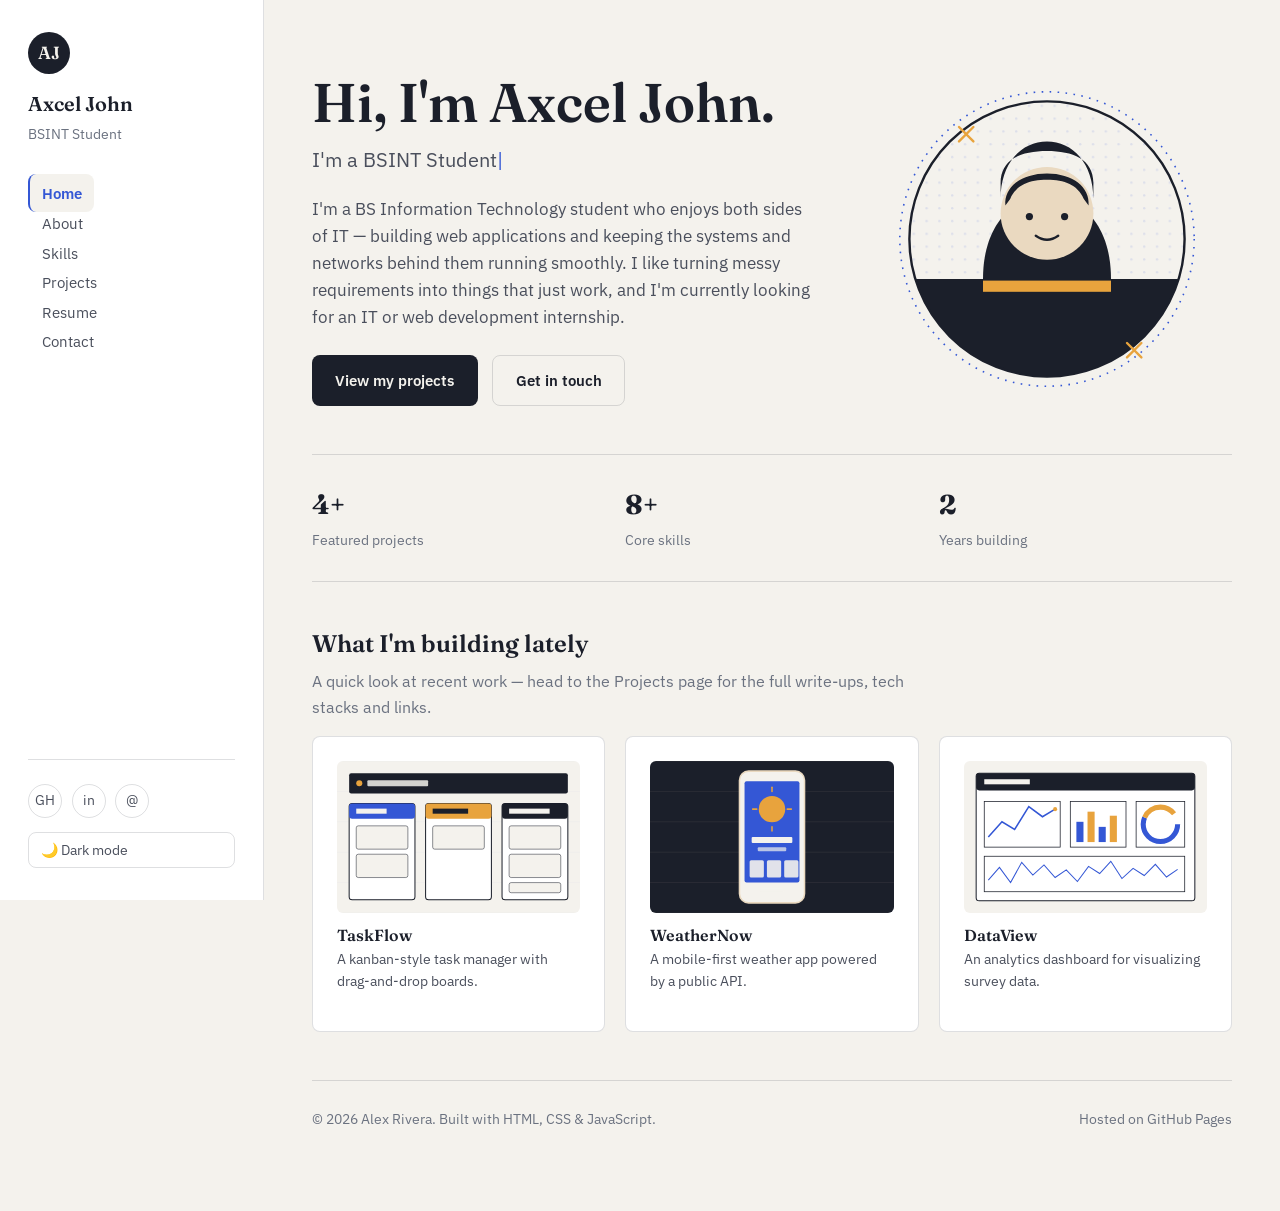
<file: index.html>
<!DOCTYPE html>
<html lang="en">
<head>
  <meta charset="UTF-8" />
  <meta name="viewport" content="width=device-width, initial-scale=1.0" />
  <title>PERSONAL PORTFOLIO WEBSITE</title>
  <meta name="description" content="Portfolio of Alex Rivera, a software developer building web and mobile projects." />
  <link rel="icon" href="data:,">
  <link rel="preconnect" href="https://fonts.googleapis.com" />
  <link href="https://fonts.googleapis.com/css2?family=Fraunces:wght@500;600;700&family=IBM+Plex+Sans:wght@400;500;600;700&family=IBM+Plex+Mono:wght@400;500&display=swap" rel="stylesheet" />
  <link rel="stylesheet" href="css/style.css" />
</head>
<body>

  <!-- Mobile top bar -->
  <header class="topbar">
    <span class="brand-name">Axcel John</span>
    <button class="hamburger" data-hamburger aria-label="Toggle navigation menu" aria-expanded="false">
      <span></span><span></span><span></span>
    </button>
  </header>

  <!-- Mobile drawer navigation -->
  <nav class="mobile-drawer" data-mobile-drawer aria-label="Mobile navigation">
    <ul class="nav-list">
      <li><a class="nav-link" href="index.html">Home</a></li>
      <li><a class="nav-link" href="about.html">About</a></li>
      <li><a class="nav-link" href="skills.html">Skills</a></li>
      <li><a class="nav-link" href="projects.html">Projects</a></li>
      <li><a class="nav-link" href="resume.html">Resume</a></li>
      <li><a class="nav-link" href="contact.html">Contact</a></li>
    </ul>
    <div class="sidebar-footer">
      <div class="social-row">
        <a href="https://github.com/your-username" target="_blank" rel="noopener" aria-label="GitHub">GH</a>
        <a href="https://linkedin.com/in/your-username" target="_blank" rel="noopener" aria-label="LinkedIn">in</a>
        <a href="mailto:alex.rivera@example.com" aria-label="Email">@</a>
      </div>
      <button class="theme-toggle" data-theme-toggle type="button">
        <span class="icon-light">🌙 Dark mode</span>
        <span class="icon-dark">☀️ Light mode</span>
      </button>
    </div>
  </nav>

  <div class="app">
    <!-- Desktop sidebar navigation -->
    <aside class="sidebar">
      <div class="brand">
        <div class="brand-mark">AJ</div>
        <span class="brand-name">Axcel John</span>
        <span class="brand-role">BSINT Student</span>
      </div>
      <nav aria-label="Primary navigation">
        <ul class="nav-list">
          <li><a class="nav-link" href="index.html">Home</a></li>
          <li><a class="nav-link" href="about.html">About</a></li>
          <li><a class="nav-link" href="skills.html">Skills</a></li>
          <li><a class="nav-link" href="projects.html">Projects</a></li>
          <li><a class="nav-link" href="resume.html">Resume</a></li>
          <li><a class="nav-link" href="contact.html">Contact</a></li>
        </ul>
      </nav>
      <div class="sidebar-footer">
        <div class="social-row">
          <a href="https://github.com/your-username" target="_blank" rel="noopener" aria-label="GitHub">GH</a>
          <a href="https://linkedin.com/in/your-username" target="_blank" rel="noopener" aria-label="LinkedIn">in</a>
          <a href="mailto:alex.rivera@example.com" aria-label="Email">@</a>
        </div>
        <button class="theme-toggle" data-theme-toggle type="button">
          <span class="icon-light">🌙 Dark mode</span>
          <span class="icon-dark">☀️ Light mode</span>
        </button>
      </div>
    </aside>

    <!-- Main content -->
    <main class="main">
      <div class="content-wide">

        <section class="hero">
          <div>
            <h1>Hi, I'm Axcel John.</h1>
            <p class="role-line">I'm a <span data-typing='["BSINT Student"]'></span></p>
            <p class="intro">I'm a BS Information Technology student who enjoys both sides of IT — building web applications and keeping the systems and networks behind them running smoothly. I like turning messy requirements into things that just work, and I'm currently looking for an IT or web development internship.</p>
            <div class="cta-row">
              <a class="btn btn-primary" href="projects.html">View my projects</a>
              <a class="btn btn-outline" href="contact.html">Get in touch</a>
            </div>
          </div>
          <div class="hero-figure">
            <img src="images/profile.svg" alt="Illustrated portrait of Axcel John in a blueprint art style" width="320" height="320" />
          </div>
        </section>

        <section class="quick-stats section">
          <div><strong>4+</strong><span>Featured projects</span></div>
          <div><strong>8+</strong><span>Core skills</span></div>
          <div><strong>2</strong><span>Years building</span></div>
        </section>

        <section class="section">
          <h2>What I'm building lately</h2>
          <p class="section-lead">A quick look at recent work — head to the Projects page for the full write-ups, tech stacks and links.</p>
          <div class="home-preview-row">
            <div class="card">
              <img src="images/project-taskflow.svg" alt="TaskFlow preview" style="border-radius:6px;margin-bottom:0.8rem;" />
              <h3 style="font-size:1rem;margin-bottom:0.2rem;">TaskFlow</h3>
              <p style="font-size:0.88rem;">A kanban-style task manager with drag-and-drop boards.</p>
            </div>
            <div class="card">
              <img src="images/project-weathernow.svg" alt="WeatherNow preview" style="border-radius:6px;margin-bottom:0.8rem;" />
              <h3 style="font-size:1rem;margin-bottom:0.2rem;">WeatherNow</h3>
              <p style="font-size:0.88rem;">A mobile-first weather app powered by a public API.</p>
            </div>
            <div class="card">
              <img src="images/project-dataview.svg" alt="DataView preview" style="border-radius:6px;margin-bottom:0.8rem;" />
              <h3 style="font-size:1rem;margin-bottom:0.2rem;">DataView</h3>
              <p style="font-size:0.88rem;">An analytics dashboard for visualizing survey data.</p>
            </div>
          </div>
        </section>

        <footer class="site-footer">
          <span>© <span data-year></span> Alex Rivera. Built with HTML, CSS &amp; JavaScript.</span>
          <span>Hosted on GitHub Pages</span>
        </footer>
      </div>
    </main>
  </div>

  <button class="scroll-top-btn" data-scroll-top aria-label="Scroll back to top">↑</button>

  <script src="js/script.js"></script>
</body>
</html>
</file>
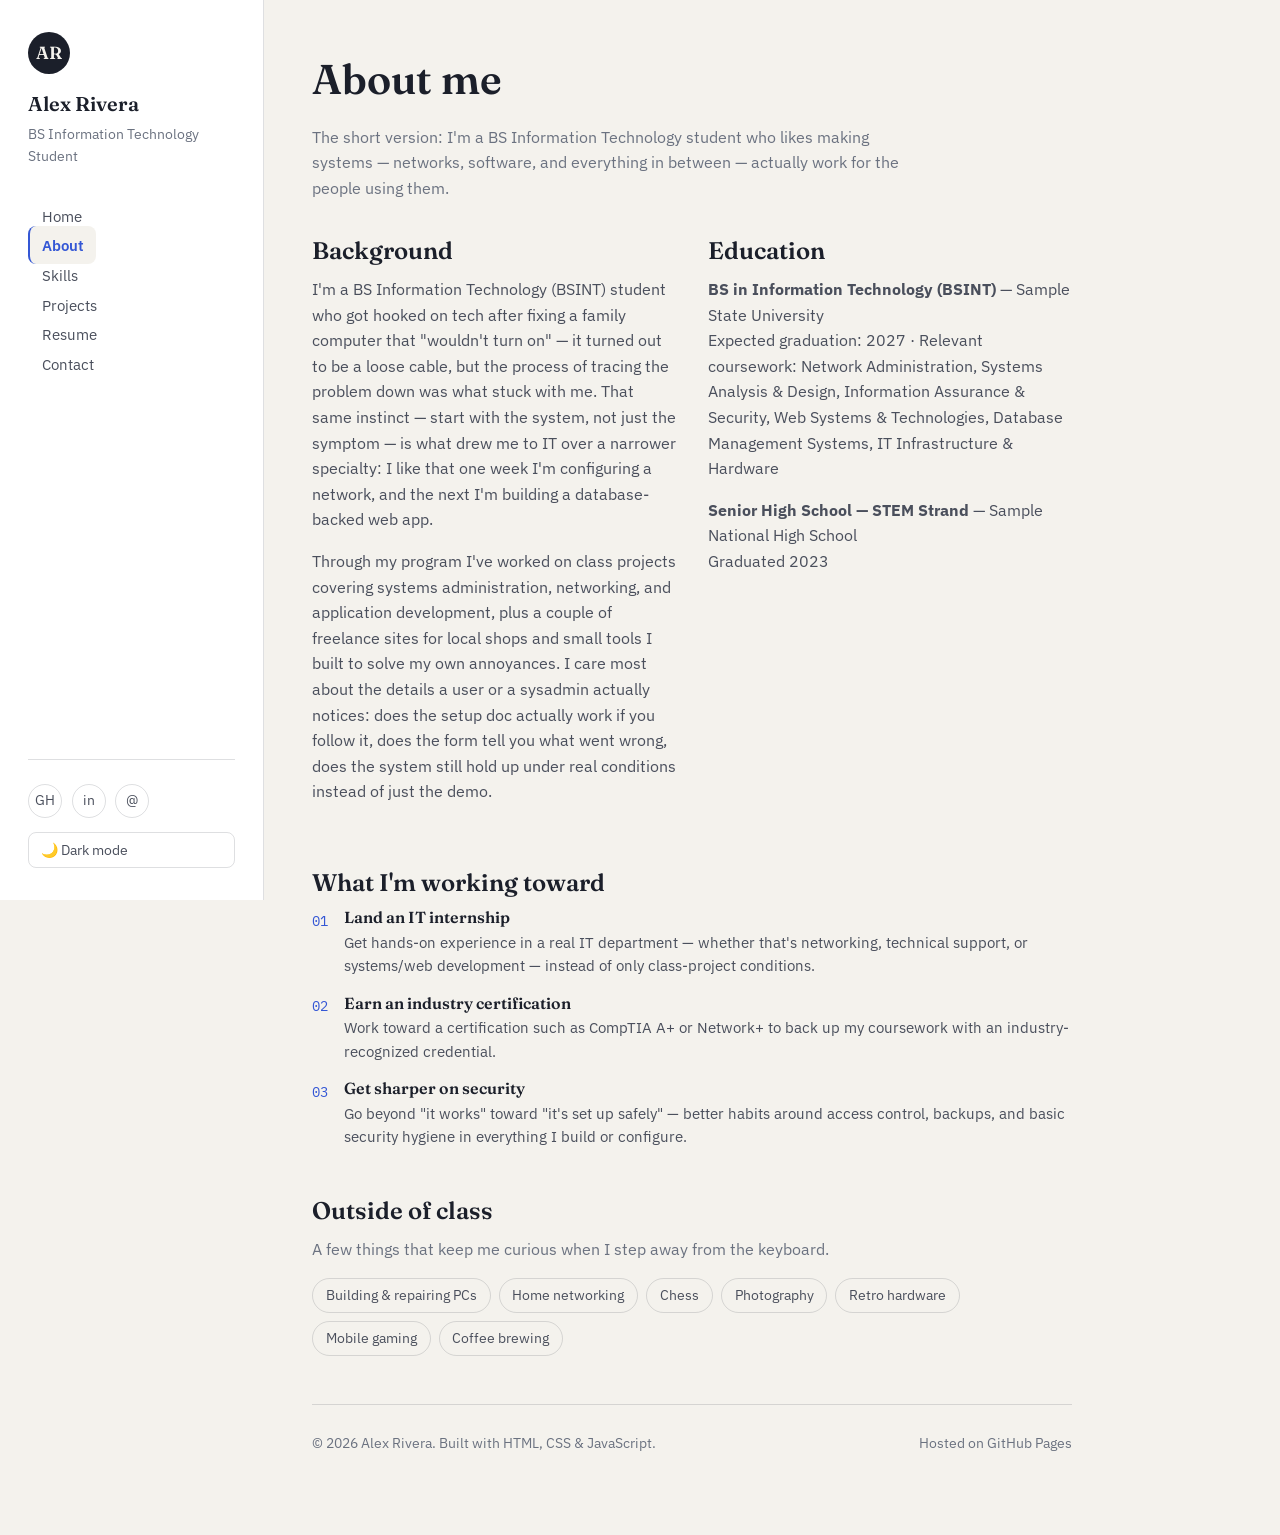
<file: about.html>
<!DOCTYPE html>
<html lang="en">
<head>
  <meta charset="UTF-8" />
  <meta name="viewport" content="width=device-width, initial-scale=1.0" />
  <title>About — Alex Rivera</title>
  <meta name="description" content="Background, education, goals and interests of Alex Rivera." />
  <link rel="icon" href="data:,">
  <link rel="preconnect" href="https://fonts.googleapis.com" />
  <link href="https://fonts.googleapis.com/css2?family=Fraunces:wght@500;600;700&family=IBM+Plex+Sans:wght@400;500;600;700&family=IBM+Plex+Mono:wght@400;500&display=swap" rel="stylesheet" />
  <link rel="stylesheet" href="css/style.css" />
</head>
<body>

  <header class="topbar">
    <span class="brand-name">Alex Rivera</span>
    <button class="hamburger" data-hamburger aria-label="Toggle navigation menu" aria-expanded="false">
      <span></span><span></span><span></span>
    </button>
  </header>

  <nav class="mobile-drawer" data-mobile-drawer aria-label="Mobile navigation">
    <ul class="nav-list">
      <li><a class="nav-link" href="index.html">Home</a></li>
      <li><a class="nav-link" href="about.html">About</a></li>
      <li><a class="nav-link" href="skills.html">Skills</a></li>
      <li><a class="nav-link" href="projects.html">Projects</a></li>
      <li><a class="nav-link" href="resume.html">Resume</a></li>
      <li><a class="nav-link" href="contact.html">Contact</a></li>
    </ul>
    <div class="sidebar-footer">
      <div class="social-row">
        <a href="https://github.com/your-username" target="_blank" rel="noopener" aria-label="GitHub">GH</a>
        <a href="https://linkedin.com/in/your-username" target="_blank" rel="noopener" aria-label="LinkedIn">in</a>
        <a href="mailto:alex.rivera@example.com" aria-label="Email">@</a>
      </div>
      <button class="theme-toggle" data-theme-toggle type="button">
        <span class="icon-light">🌙 Dark mode</span>
        <span class="icon-dark">☀️ Light mode</span>
      </button>
    </div>
  </nav>

  <div class="app">
    <aside class="sidebar">
      <div class="brand">
        <div class="brand-mark">AR</div>
        <span class="brand-name">Alex Rivera</span>
        <span class="brand-role">BS Information Technology Student</span>
      </div>
      <nav aria-label="Primary navigation">
        <ul class="nav-list">
          <li><a class="nav-link" href="index.html">Home</a></li>
          <li><a class="nav-link" href="about.html">About</a></li>
          <li><a class="nav-link" href="skills.html">Skills</a></li>
          <li><a class="nav-link" href="projects.html">Projects</a></li>
          <li><a class="nav-link" href="resume.html">Resume</a></li>
          <li><a class="nav-link" href="contact.html">Contact</a></li>
        </ul>
      </nav>
      <div class="sidebar-footer">
        <div class="social-row">
          <a href="https://github.com/your-username" target="_blank" rel="noopener" aria-label="GitHub">GH</a>
          <a href="https://linkedin.com/in/your-username" target="_blank" rel="noopener" aria-label="LinkedIn">in</a>
          <a href="mailto:alex.rivera@example.com" aria-label="Email">@</a>
        </div>
        <button class="theme-toggle" data-theme-toggle type="button">
          <span class="icon-light">🌙 Dark mode</span>
          <span class="icon-dark">☀️ Light mode</span>
        </button>
      </div>
    </aside>

    <main class="main">
      <div class="content">
        <div class="page-header">
          <h1>About me</h1>
          <p class="section-lead">The short version: I'm a BS Information Technology student who likes making systems — networks, software, and everything in between — actually work for the people using them.</p>
        </div>

        <section class="section about-grid">
          <div>
            <h2>Background</h2>
            <p>I'm a BS Information Technology (BSINT) student who got hooked on tech after fixing a family computer that "wouldn't turn on" — it turned out to be a loose cable, but the process of tracing the problem down was what stuck with me. That same instinct — start with the system, not just the symptom — is what drew me to IT over a narrower specialty: I like that one week I'm configuring a network, and the next I'm building a database-backed web app.</p>
            <p>Through my program I've worked on class projects covering systems administration, networking, and application development, plus a couple of freelance sites for local shops and small tools I built to solve my own annoyances. I care most about the details a user or a sysadmin actually notices: does the setup doc actually work if you follow it, does the form tell you what went wrong, does the system still hold up under real conditions instead of just the demo.</p>
          </div>
          <div>
            <h2>Education</h2>
            <p><strong>BS in Information Technology (BSINT)</strong> — Sample State University<br />
            Expected graduation: 2027 · Relevant coursework: Network Administration, Systems Analysis &amp; Design, Information Assurance &amp; Security, Web Systems &amp; Technologies, Database Management Systems, IT Infrastructure &amp; Hardware</p>
            <p><strong>Senior High School — STEM Strand</strong> — Sample National High School<br />
            Graduated 2023</p>
          </div>
        </section>

        <section class="section">
          <h2>What I'm working toward</h2>
          <div class="value-list">
            <div class="value-item">
              <span class="value-index">01</span>
              <div>
                <h3>Land an IT internship</h3>
                <p>Get hands-on experience in a real IT department — whether that's networking, technical support, or systems/web development — instead of only class-project conditions.</p>
              </div>
            </div>
            <div class="value-item">
              <span class="value-index">02</span>
              <div>
                <h3>Earn an industry certification</h3>
                <p>Work toward a certification such as CompTIA A+ or Network+ to back up my coursework with an industry-recognized credential.</p>
              </div>
            </div>
            <div class="value-item">
              <span class="value-index">03</span>
              <div>
                <h3>Get sharper on security</h3>
                <p>Go beyond "it works" toward "it's set up safely" — better habits around access control, backups, and basic security hygiene in everything I build or configure.</p>
              </div>
            </div>
          </div>
        </section>

        <section class="section">
          <h2>Outside of class</h2>
          <p class="section-lead">A few things that keep me curious when I step away from the keyboard.</p>
          <div class="interest-tags">
            <span>Building &amp; repairing PCs</span>
            <span>Home networking</span>
            <span>Chess</span>
            <span>Photography</span>
            <span>Retro hardware</span>
            <span>Mobile gaming</span>
            <span>Coffee brewing</span>
          </div>
        </section>

        <footer class="site-footer">
          <span>© <span data-year></span> Alex Rivera. Built with HTML, CSS &amp; JavaScript.</span>
          <span>Hosted on GitHub Pages</span>
        </footer>
      </div>
    </main>
  </div>

  <button class="scroll-top-btn" data-scroll-top aria-label="Scroll back to top">↑</button>

  <script src="js/script.js"></script>
</body>
</html>
</file>
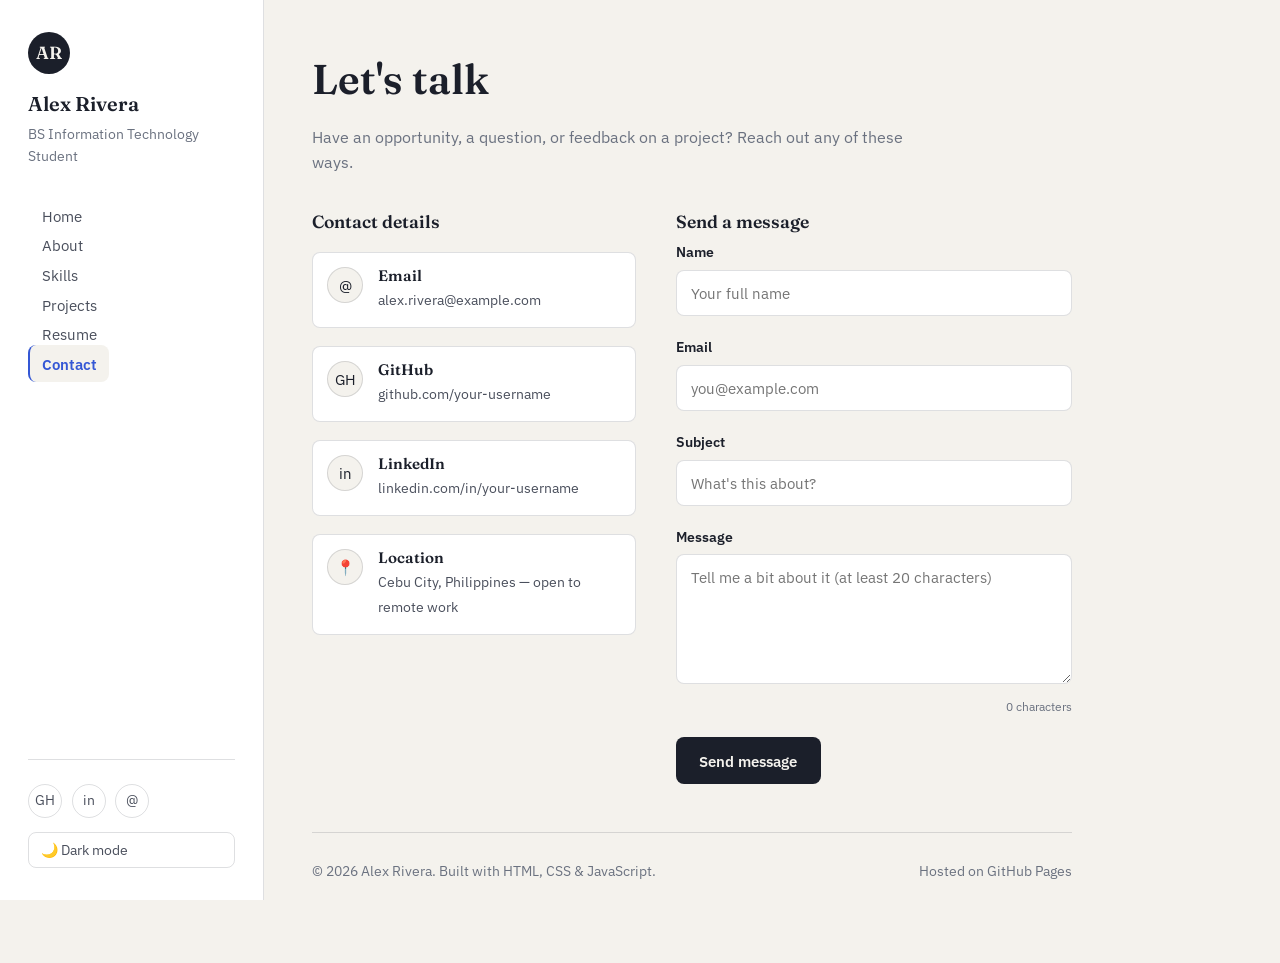
<file: contact.html>
<!DOCTYPE html>
<html lang="en">
<head>
  <meta charset="UTF-8" />
  <meta name="viewport" content="width=device-width, initial-scale=1.0" />
  <title>Contact — Alex Rivera</title>
  <meta name="description" content="Get in touch with Alex Rivera by email, social links, or the contact form." />
  <link rel="icon" href="data:,">
  <link rel="preconnect" href="https://fonts.googleapis.com" />
  <link href="https://fonts.googleapis.com/css2?family=Fraunces:wght@500;600;700&family=IBM+Plex+Sans:wght@400;500;600;700&family=IBM+Plex+Mono:wght@400;500&display=swap" rel="stylesheet" />
  <link rel="stylesheet" href="css/style.css" />
</head>
<body>

  <header class="topbar">
    <span class="brand-name">Alex Rivera</span>
    <button class="hamburger" data-hamburger aria-label="Toggle navigation menu" aria-expanded="false">
      <span></span><span></span><span></span>
    </button>
  </header>

  <nav class="mobile-drawer" data-mobile-drawer aria-label="Mobile navigation">
    <ul class="nav-list">
      <li><a class="nav-link" href="index.html">Home</a></li>
      <li><a class="nav-link" href="about.html">About</a></li>
      <li><a class="nav-link" href="skills.html">Skills</a></li>
      <li><a class="nav-link" href="projects.html">Projects</a></li>
      <li><a class="nav-link" href="resume.html">Resume</a></li>
      <li><a class="nav-link" href="contact.html">Contact</a></li>
    </ul>
    <div class="sidebar-footer">
      <div class="social-row">
        <a href="https://github.com/your-username" target="_blank" rel="noopener" aria-label="GitHub">GH</a>
        <a href="https://linkedin.com/in/your-username" target="_blank" rel="noopener" aria-label="LinkedIn">in</a>
        <a href="mailto:alex.rivera@example.com" aria-label="Email">@</a>
      </div>
      <button class="theme-toggle" data-theme-toggle type="button">
        <span class="icon-light">🌙 Dark mode</span>
        <span class="icon-dark">☀️ Light mode</span>
      </button>
    </div>
  </nav>

  <div class="app">
    <aside class="sidebar">
      <div class="brand">
        <div class="brand-mark">AR</div>
        <span class="brand-name">Alex Rivera</span>
        <span class="brand-role">BS Information Technology Student</span>
      </div>
      <nav aria-label="Primary navigation">
        <ul class="nav-list">
          <li><a class="nav-link" href="index.html">Home</a></li>
          <li><a class="nav-link" href="about.html">About</a></li>
          <li><a class="nav-link" href="skills.html">Skills</a></li>
          <li><a class="nav-link" href="projects.html">Projects</a></li>
          <li><a class="nav-link" href="resume.html">Resume</a></li>
          <li><a class="nav-link" href="contact.html">Contact</a></li>
        </ul>
      </nav>
      <div class="sidebar-footer">
        <div class="social-row">
          <a href="https://github.com/your-username" target="_blank" rel="noopener" aria-label="GitHub">GH</a>
          <a href="https://linkedin.com/in/your-username" target="_blank" rel="noopener" aria-label="LinkedIn">in</a>
          <a href="mailto:alex.rivera@example.com" aria-label="Email">@</a>
        </div>
        <button class="theme-toggle" data-theme-toggle type="button">
          <span class="icon-light">🌙 Dark mode</span>
          <span class="icon-dark">☀️ Light mode</span>
        </button>
      </div>
    </aside>

    <main class="main">
      <div class="content">
        <div class="page-header">
          <h1>Let's talk</h1>
          <p class="section-lead">Have an opportunity, a question, or feedback on a project? Reach out any of these ways.</p>
        </div>

        <section class="section contact-grid">
          <div>
            <h2 style="font-size:1.1rem;">Contact details</h2>
            <div class="contact-info-list">
              <div class="contact-info-item">
                <span class="glyph">@</span>
                <div>
                  <h3>Email</h3>
                  <a href="mailto:alex.rivera@example.com">alex.rivera@example.com</a>
                </div>
              </div>
              <div class="contact-info-item">
                <span class="glyph">GH</span>
                <div>
                  <h3>GitHub</h3>
                  <a href="https://github.com/your-username" target="_blank" rel="noopener">github.com/your-username</a>
                </div>
              </div>
              <div class="contact-info-item">
                <span class="glyph">in</span>
                <div>
                  <h3>LinkedIn</h3>
                  <a href="https://linkedin.com/in/your-username" target="_blank" rel="noopener">linkedin.com/in/your-username</a>
                </div>
              </div>
              <div class="contact-info-item">
                <span class="glyph">📍</span>
                <div>
                  <h3>Location</h3>
                  <span class="value">Cebu City, Philippines — open to remote work</span>
                </div>
              </div>
            </div>
          </div>

          <div>
            <h2 style="font-size:1.1rem;">Send a message</h2>
            <div class="form-status" data-form-status></div>
            <form data-contact-form novalidate>
              <div class="form-group">
                <label for="name">Name</label>
                <input type="text" id="name" name="name" placeholder="Your full name" />
                <p class="field-error"></p>
              </div>
              <div class="form-group">
                <label for="email">Email</label>
                <input type="email" id="email" name="email" placeholder="you@example.com" />
                <p class="field-error"></p>
              </div>
              <div class="form-group">
                <label for="subject">Subject</label>
                <input type="text" id="subject" name="subject" placeholder="What's this about?" />
                <p class="field-error"></p>
              </div>
              <div class="form-group">
                <label for="message">Message</label>
                <textarea id="message" name="message" placeholder="Tell me a bit about it (at least 20 characters)"></textarea>
                <p class="field-error"></p>
                <p class="char-count" data-char-count>0 characters</p>
              </div>
              <button class="btn btn-primary" type="submit">Send message</button>
            </form>
          </div>
        </section>

        <footer class="site-footer">
          <span>© <span data-year></span> Alex Rivera. Built with HTML, CSS &amp; JavaScript.</span>
          <span>Hosted on GitHub Pages</span>
        </footer>
      </div>
    </main>
  </div>

  <button class="scroll-top-btn" data-scroll-top aria-label="Scroll back to top">↑</button>

  <script src="js/script.js"></script>
</body>
</html>
</file>
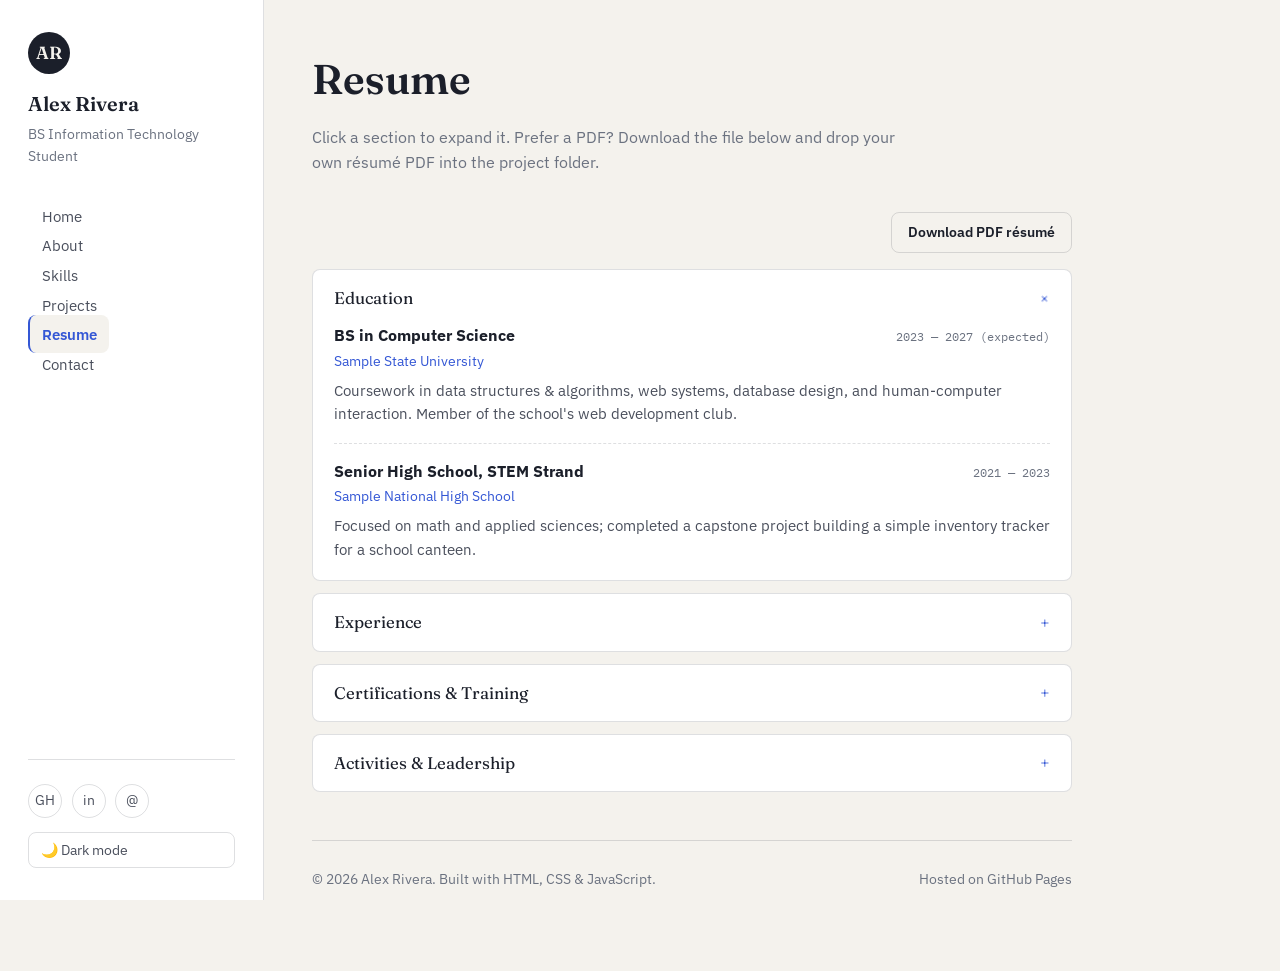
<file: resume.html>
<!DOCTYPE html>
<html lang="en">
<head>
  <meta charset="UTF-8" />
  <meta name="viewport" content="width=device-width, initial-scale=1.0" />
  <title>Resume — Alex Rivera</title>
  <meta name="description" content="Education, experience, certifications and activities of Alex Rivera." />
  <link rel="icon" href="data:,">
  <link rel="preconnect" href="https://fonts.googleapis.com" />
  <link href="https://fonts.googleapis.com/css2?family=Fraunces:wght@500;600;700&family=IBM+Plex+Sans:wght@400;500;600;700&family=IBM+Plex+Mono:wght@400;500&display=swap" rel="stylesheet" />
  <link rel="stylesheet" href="css/style.css" />
</head>
<body>

  <header class="topbar">
    <span class="brand-name">Alex Rivera</span>
    <button class="hamburger" data-hamburger aria-label="Toggle navigation menu" aria-expanded="false">
      <span></span><span></span><span></span>
    </button>
  </header>

  <nav class="mobile-drawer" data-mobile-drawer aria-label="Mobile navigation">
    <ul class="nav-list">
      <li><a class="nav-link" href="index.html">Home</a></li>
      <li><a class="nav-link" href="about.html">About</a></li>
      <li><a class="nav-link" href="skills.html">Skills</a></li>
      <li><a class="nav-link" href="projects.html">Projects</a></li>
      <li><a class="nav-link" href="resume.html">Resume</a></li>
      <li><a class="nav-link" href="contact.html">Contact</a></li>
    </ul>
    <div class="sidebar-footer">
      <div class="social-row">
        <a href="https://github.com/your-username" target="_blank" rel="noopener" aria-label="GitHub">GH</a>
        <a href="https://linkedin.com/in/your-username" target="_blank" rel="noopener" aria-label="LinkedIn">in</a>
        <a href="mailto:alex.rivera@example.com" aria-label="Email">@</a>
      </div>
      <button class="theme-toggle" data-theme-toggle type="button">
        <span class="icon-light">🌙 Dark mode</span>
        <span class="icon-dark">☀️ Light mode</span>
      </button>
    </div>
  </nav>

  <div class="app">
    <aside class="sidebar">
      <div class="brand">
        <div class="brand-mark">AR</div>
        <span class="brand-name">Alex Rivera</span>
        <span class="brand-role">BS Information Technology Student</span>
      </div>
      <nav aria-label="Primary navigation">
        <ul class="nav-list">
          <li><a class="nav-link" href="index.html">Home</a></li>
          <li><a class="nav-link" href="about.html">About</a></li>
          <li><a class="nav-link" href="skills.html">Skills</a></li>
          <li><a class="nav-link" href="projects.html">Projects</a></li>
          <li><a class="nav-link" href="resume.html">Resume</a></li>
          <li><a class="nav-link" href="contact.html">Contact</a></li>
        </ul>
      </nav>
      <div class="sidebar-footer">
        <div class="social-row">
          <a href="https://github.com/your-username" target="_blank" rel="noopener" aria-label="GitHub">GH</a>
          <a href="https://linkedin.com/in/your-username" target="_blank" rel="noopener" aria-label="LinkedIn">in</a>
          <a href="mailto:alex.rivera@example.com" aria-label="Email">@</a>
        </div>
        <button class="theme-toggle" data-theme-toggle type="button">
          <span class="icon-light">🌙 Dark mode</span>
          <span class="icon-dark">☀️ Light mode</span>
        </button>
      </div>
    </aside>

    <main class="main">
      <div class="content">
        <div class="page-header">
          <h1>Resume</h1>
          <p class="section-lead">Click a section to expand it. Prefer a PDF? Download the file below and drop your own résumé PDF into the project folder.</p>
        </div>

        <div class="resume-toolbar">
          <a class="btn btn-outline" href="assets/resume.pdf" download>Download PDF résumé</a>
        </div>

        <section class="section">

          <div class="accordion-item" data-accordion-item>
            <button class="accordion-trigger" data-accordion-trigger aria-expanded="false">
              Education <span class="accordion-icon">+</span>
            </button>
            <div class="accordion-panel" data-accordion-panel>
              <div class="accordion-panel-inner">
                <div class="timeline-entry">
                  <div class="timeline-head">
                    <h4>BS in Computer Science</h4>
                    <span class="timeline-when">2023 — 2027 (expected)</span>
                  </div>
                  <p class="timeline-org">Sample State University</p>
                  <p>Coursework in data structures &amp; algorithms, web systems, database design, and human-computer interaction. Member of the school's web development club.</p>
                </div>
                <div class="timeline-entry">
                  <div class="timeline-head">
                    <h4>Senior High School, STEM Strand</h4>
                    <span class="timeline-when">2021 — 2023</span>
                  </div>
                  <p class="timeline-org">Sample National High School</p>
                  <p>Focused on math and applied sciences; completed a capstone project building a simple inventory tracker for a school canteen.</p>
                </div>
              </div>
            </div>
          </div>

          <div class="accordion-item" data-accordion-item>
            <button class="accordion-trigger" data-accordion-trigger aria-expanded="false">
              Experience <span class="accordion-icon">+</span>
            </button>
            <div class="accordion-panel" data-accordion-panel>
              <div class="accordion-panel-inner">
                <div class="timeline-entry">
                  <div class="timeline-head">
                    <h4>Freelance Web Developer</h4>
                    <span class="timeline-when">2024 — Present</span>
                  </div>
                  <p class="timeline-org">Self-employed</p>
                  <p>Built and maintain small business websites for two local shops, handling everything from layout to a simple contact form and basic SEO cleanup.</p>
                </div>
                <div class="timeline-entry">
                  <div class="timeline-head">
                    <h4>Web Development Intern</h4>
                    <span class="timeline-when">Summer 2025</span>
                  </div>
                  <p class="timeline-org">Sample Tech Solutions Inc.</p>
                  <p>Assisted a small team in fixing UI bugs and writing component documentation for an internal admin tool, and shipped a reusable date-picker component.</p>
                </div>
              </div>
            </div>
          </div>

          <div class="accordion-item" data-accordion-item>
            <button class="accordion-trigger" data-accordion-trigger aria-expanded="false">
              Certifications &amp; Training <span class="accordion-icon">+</span>
            </button>
            <div class="accordion-panel" data-accordion-panel>
              <div class="accordion-panel-inner">
                <div class="timeline-entry">
                  <div class="timeline-head">
                    <h4>Responsive Web Design Certification</h4>
                    <span class="timeline-when">2024</span>
                  </div>
                  <p class="timeline-org">freeCodeCamp</p>
                  <p>Covered semantic HTML, CSS Flexbox and Grid, and accessibility fundamentals through five certified projects.</p>
                </div>
                <div class="timeline-entry">
                  <div class="timeline-head">
                    <h4>JavaScript Algorithms and Data Structures</h4>
                    <span class="timeline-when">2024</span>
                  </div>
                  <p class="timeline-org">freeCodeCamp</p>
                  <p>Practiced core JavaScript, ES6, regular expressions, and basic algorithmic problem solving.</p>
                </div>
                <div class="timeline-entry">
                  <div class="timeline-head">
                    <h4>Introduction to Databases</h4>
                    <span class="timeline-when">2025</span>
                  </div>
                  <p class="timeline-org">University elective workshop</p>
                  <p>Hands-on training in schema design, normalization, and writing SQL queries and joins.</p>
                </div>
              </div>
            </div>
          </div>

          <div class="accordion-item" data-accordion-item>
            <button class="accordion-trigger" data-accordion-trigger aria-expanded="false">
              Activities &amp; Leadership <span class="accordion-icon">+</span>
            </button>
            <div class="accordion-panel" data-accordion-panel>
              <div class="accordion-panel-inner">
                <div class="timeline-entry">
                  <div class="timeline-head">
                    <h4>Vice President, Web Development Club</h4>
                    <span class="timeline-when">2025 — Present</span>
                  </div>
                  <p class="timeline-org">Sample State University</p>
                  <p>Co-organize weekly workshops for beginners and help run the club's annual 24-hour hackathon.</p>
                </div>
                <div class="timeline-entry">
                  <div class="timeline-head">
                    <h4>Volunteer, Campus Coding Bootcamp</h4>
                    <span class="timeline-when">2024</span>
                  </div>
                  <p class="timeline-org">Sample State University</p>
                  <p>Mentored first-year students through their first HTML/CSS projects during a weekend bootcamp.</p>
                </div>
              </div>
            </div>
          </div>

        </section>

        <footer class="site-footer">
          <span>© <span data-year></span> Alex Rivera. Built with HTML, CSS &amp; JavaScript.</span>
          <span>Hosted on GitHub Pages</span>
        </footer>
      </div>
    </main>
  </div>

  <button class="scroll-top-btn" data-scroll-top aria-label="Scroll back to top">↑</button>

  <script src="js/script.js"></script>
</body>
</html>
</file>
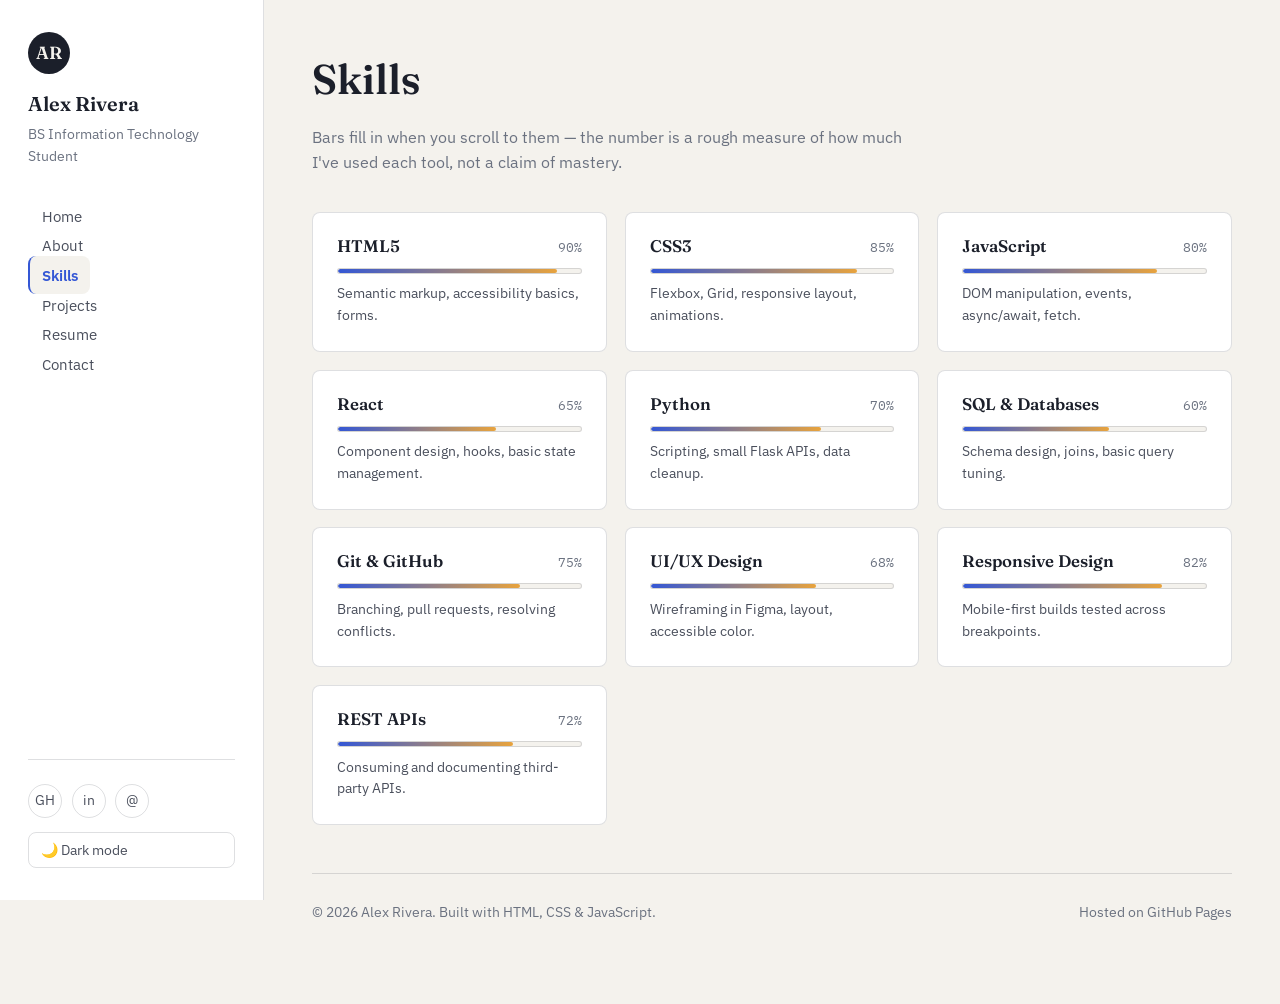
<file: skills.html>
<!DOCTYPE html>
<html lang="en">
<head>
  <meta charset="UTF-8" />
  <meta name="viewport" content="width=device-width, initial-scale=1.0" />
  <title>Skills — Alex Rivera</title>
  <meta name="description" content="Technical skills of Alex Rivera across languages, frameworks and tools." />
  <link rel="icon" href="data:,">
  <link rel="preconnect" href="https://fonts.googleapis.com" />
  <link href="https://fonts.googleapis.com/css2?family=Fraunces:wght@500;600;700&family=IBM+Plex+Sans:wght@400;500;600;700&family=IBM+Plex+Mono:wght@400;500&display=swap" rel="stylesheet" />
  <link rel="stylesheet" href="css/style.css" />
</head>
<body>

  <header class="topbar">
    <span class="brand-name">Alex Rivera</span>
    <button class="hamburger" data-hamburger aria-label="Toggle navigation menu" aria-expanded="false">
      <span></span><span></span><span></span>
    </button>
  </header>

  <nav class="mobile-drawer" data-mobile-drawer aria-label="Mobile navigation">
    <ul class="nav-list">
      <li><a class="nav-link" href="index.html">Home</a></li>
      <li><a class="nav-link" href="about.html">About</a></li>
      <li><a class="nav-link" href="skills.html">Skills</a></li>
      <li><a class="nav-link" href="projects.html">Projects</a></li>
      <li><a class="nav-link" href="resume.html">Resume</a></li>
      <li><a class="nav-link" href="contact.html">Contact</a></li>
    </ul>
    <div class="sidebar-footer">
      <div class="social-row">
        <a href="https://github.com/your-username" target="_blank" rel="noopener" aria-label="GitHub">GH</a>
        <a href="https://linkedin.com/in/your-username" target="_blank" rel="noopener" aria-label="LinkedIn">in</a>
        <a href="mailto:alex.rivera@example.com" aria-label="Email">@</a>
      </div>
      <button class="theme-toggle" data-theme-toggle type="button">
        <span class="icon-light">🌙 Dark mode</span>
        <span class="icon-dark">☀️ Light mode</span>
      </button>
    </div>
  </nav>

  <div class="app">
    <aside class="sidebar">
      <div class="brand">
        <div class="brand-mark">AR</div>
        <span class="brand-name">Alex Rivera</span>
        <span class="brand-role">BS Information Technology Student</span>
      </div>
      <nav aria-label="Primary navigation">
        <ul class="nav-list">
          <li><a class="nav-link" href="index.html">Home</a></li>
          <li><a class="nav-link" href="about.html">About</a></li>
          <li><a class="nav-link" href="skills.html">Skills</a></li>
          <li><a class="nav-link" href="projects.html">Projects</a></li>
          <li><a class="nav-link" href="resume.html">Resume</a></li>
          <li><a class="nav-link" href="contact.html">Contact</a></li>
        </ul>
      </nav>
      <div class="sidebar-footer">
        <div class="social-row">
          <a href="https://github.com/your-username" target="_blank" rel="noopener" aria-label="GitHub">GH</a>
          <a href="https://linkedin.com/in/your-username" target="_blank" rel="noopener" aria-label="LinkedIn">in</a>
          <a href="mailto:alex.rivera@example.com" aria-label="Email">@</a>
        </div>
        <button class="theme-toggle" data-theme-toggle type="button">
          <span class="icon-light">🌙 Dark mode</span>
          <span class="icon-dark">☀️ Light mode</span>
        </button>
      </div>
    </aside>

    <main class="main">
      <div class="content-wide">
        <div class="page-header">
          <h1>Skills</h1>
          <p class="section-lead">Bars fill in when you scroll to them — the number is a rough measure of how much I've used each tool, not a claim of mastery.</p>
        </div>

        <section class="section skills-grid">
          <div class="card skill-card">
            <div class="skill-top"><h3>HTML5</h3><span>90%</span></div>
            <div class="skill-bar-track"><div class="skill-bar-fill" data-skill-level="90"></div></div>
            <p class="skill-note">Semantic markup, accessibility basics, forms.</p>
          </div>

          <div class="card skill-card">
            <div class="skill-top"><h3>CSS3</h3><span>85%</span></div>
            <div class="skill-bar-track"><div class="skill-bar-fill" data-skill-level="85"></div></div>
            <p class="skill-note">Flexbox, Grid, responsive layout, animations.</p>
          </div>

          <div class="card skill-card">
            <div class="skill-top"><h3>JavaScript</h3><span>80%</span></div>
            <div class="skill-bar-track"><div class="skill-bar-fill" data-skill-level="80"></div></div>
            <p class="skill-note">DOM manipulation, events, async/await, fetch.</p>
          </div>

          <div class="card skill-card">
            <div class="skill-top"><h3>React</h3><span>65%</span></div>
            <div class="skill-bar-track"><div class="skill-bar-fill" data-skill-level="65"></div></div>
            <p class="skill-note">Component design, hooks, basic state management.</p>
          </div>

          <div class="card skill-card">
            <div class="skill-top"><h3>Python</h3><span>70%</span></div>
            <div class="skill-bar-track"><div class="skill-bar-fill" data-skill-level="70"></div></div>
            <p class="skill-note">Scripting, small Flask APIs, data cleanup.</p>
          </div>

          <div class="card skill-card">
            <div class="skill-top"><h3>SQL &amp; Databases</h3><span>60%</span></div>
            <div class="skill-bar-track"><div class="skill-bar-fill" data-skill-level="60"></div></div>
            <p class="skill-note">Schema design, joins, basic query tuning.</p>
          </div>

          <div class="card skill-card">
            <div class="skill-top"><h3>Git &amp; GitHub</h3><span>75%</span></div>
            <div class="skill-bar-track"><div class="skill-bar-fill" data-skill-level="75"></div></div>
            <p class="skill-note">Branching, pull requests, resolving conflicts.</p>
          </div>

          <div class="card skill-card">
            <div class="skill-top"><h3>UI/UX Design</h3><span>68%</span></div>
            <div class="skill-bar-track"><div class="skill-bar-fill" data-skill-level="68"></div></div>
            <p class="skill-note">Wireframing in Figma, layout, accessible color.</p>
          </div>

          <div class="card skill-card">
            <div class="skill-top"><h3>Responsive Design</h3><span>82%</span></div>
            <div class="skill-bar-track"><div class="skill-bar-fill" data-skill-level="82"></div></div>
            <p class="skill-note">Mobile-first builds tested across breakpoints.</p>
          </div>

          <div class="card skill-card">
            <div class="skill-top"><h3>REST APIs</h3><span>72%</span></div>
            <div class="skill-bar-track"><div class="skill-bar-fill" data-skill-level="72"></div></div>
            <p class="skill-note">Consuming and documenting third-party APIs.</p>
          </div>
        </section>

        <footer class="site-footer">
          <span>© <span data-year></span> Alex Rivera. Built with HTML, CSS &amp; JavaScript.</span>
          <span>Hosted on GitHub Pages</span>
        </footer>
      </div>
    </main>
  </div>

  <button class="scroll-top-btn" data-scroll-top aria-label="Scroll back to top">↑</button>

  <script src="js/script.js"></script>
</body>
</html>
</file>
<file: css/style.css>
/* ============================================================
   PORTFOLIO STYLESHEET
   Theme: "Blueprint" — a builder's notebook aesthetic.
   Paper backgrounds, ink-navy structure, cobalt + amber accents.
   ============================================================ */

/* ---------- Design tokens ---------- */
:root {
  /* Color palette (light / default) */
  --color-bg: #f4f2ed;          /* paper */
  --color-bg-alt: #ffffff;      /* card surface */
  --color-ink: #1b1f2a;         /* primary text / structure */
  --color-ink-soft: #4a4f5c;    /* secondary text */
  --color-muted: #6b7280;       /* tertiary text */
  --color-primary: #3457d5;     /* cobalt accent */
  --color-primary-dark: #22398f;
  --color-accent: #e8a33d;      /* amber accent, used sparingly */
  --color-border: rgba(27, 31, 42, 0.14);
  --color-shadow: rgba(27, 31, 42, 0.08);

  /* Typography */
  --font-display: "Fraunces", "Georgia", serif;
  --font-body: "IBM Plex Sans", "Segoe UI", Arial, sans-serif;
  --font-mono: "IBM Plex Mono", monospace;

  /* Layout */
  --sidebar-width: 264px;
  --content-max: 760px;
  --radius: 8px;
  --transition: 200ms ease;
}

[data-theme="dark"] {
  --color-bg: #14161c;
  --color-bg-alt: #1c1f28;
  --color-ink: #f2f1ec;
  --color-ink-soft: #cfd2da;
  --color-muted: #8b90a0;
  --color-primary: #7d94ff;
  --color-primary-dark: #a9b8ff;
  --color-accent: #f0b859;
  --color-border: rgba(242, 241, 236, 0.14);
  --color-shadow: rgba(0, 0, 0, 0.35);
}

/* ---------- Reset ---------- */
* , *::before, *::after { box-sizing: border-box; }
html { scroll-behavior: smooth; }
body {
  margin: 0;
  background: var(--color-bg);
  color: var(--color-ink);
  font-family: var(--font-body);
  font-size: 16px;
  line-height: 1.6;
  transition: background var(--transition), color var(--transition);
}
img { max-width: 100%; display: block; }
a { color: inherit; text-decoration: none; }
ul { list-style: none; margin: 0; padding: 0; }
h1, h2, h3, h4 { font-family: var(--font-display); line-height: 1.15; margin: 0 0 0.5em; font-weight: 600; }
p { margin: 0 0 1em; color: var(--color-ink-soft); }
button { font-family: inherit; cursor: pointer; }

/* Respect reduced motion preference */
@media (prefers-reduced-motion: reduce) {
  html { scroll-behavior: auto; }
  * { animation-duration: 0.01ms !important; transition-duration: 0.01ms !important; }
}

/* Visible focus ring for accessibility */
a:focus-visible,
button:focus-visible,
input:focus-visible,
textarea:focus-visible {
  outline: 2px solid var(--color-primary);
  outline-offset: 2px;
}

/* Subtle dot-grid texture, used behind hero/section headers */
.dot-grid {
  background-image: radial-gradient(var(--color-border) 1px, transparent 1px);
  background-size: 18px 18px;
}

/* ============================================================
   APP SHELL: sidebar nav (desktop) + content column
   ============================================================ */
.app {
  display: flex;
  min-height: 100vh;
}

/* ---------- Sidebar ---------- */
.sidebar {
  width: var(--sidebar-width);
  flex-shrink: 0;
  background: var(--color-bg-alt);
  border-right: 1px solid var(--color-border);
  padding: 2rem 1.75rem;
  position: sticky;
  top: 0;
  height: 100vh;
  display: flex;
  flex-direction: column;
}

.brand {
  display: flex;
  flex-direction: column;
  gap: 0.15rem;
  margin-bottom: 2.25rem;
}
.brand-mark {
  width: 42px;
  height: 42px;
  border-radius: 50%;
  background: var(--color-ink);
  color: var(--color-bg);
  display: flex;
  align-items: center;
  justify-content: center;
  font-family: var(--font-display);
  font-weight: 600;
  font-size: 1.1rem;
  margin-bottom: 0.75rem;
}
.brand-name {
  font-family: var(--font-display);
  font-size: 1.25rem;
  font-weight: 600;
}
.brand-role {
  color: var(--color-muted);
  font-size: 0.875rem;
}

.nav-list { display: flex; flex-direction: column; gap: 0.25rem; }
.nav-link {
  padding: 0.55rem 0.75rem;
  border-radius: var(--radius);
  color: var(--color-ink-soft);
  font-size: 0.95rem;
  border-left: 2px solid transparent;
  transition: background var(--transition), color var(--transition), border-color var(--transition);
}
.nav-link:hover { background: var(--color-bg); color: var(--color-ink); }
.nav-link.is-active {
  color: var(--color-primary);
  border-left-color: var(--color-primary);
  background: var(--color-bg);
  font-weight: 600;
}

.sidebar-footer {
  margin-top: auto;
  padding-top: 1.5rem;
  border-top: 1px solid var(--color-border);
  display: flex;
  flex-direction: column;
  gap: 0.9rem;
}

.social-row { display: flex; gap: 0.6rem; }
.social-row a {
  width: 34px;
  height: 34px;
  border: 1px solid var(--color-border);
  border-radius: 50%;
  display: flex;
  align-items: center;
  justify-content: center;
  font-size: 0.85rem;
  color: var(--color-ink-soft);
  transition: border-color var(--transition), color var(--transition);
}
.social-row a:hover { border-color: var(--color-primary); color: var(--color-primary); }

/* Theme toggle button */
.theme-toggle {
  display: flex;
  align-items: center;
  gap: 0.6rem;
  border: 1px solid var(--color-border);
  background: transparent;
  color: var(--color-ink-soft);
  padding: 0.5rem 0.75rem;
  border-radius: var(--radius);
  font-size: 0.875rem;
  transition: border-color var(--transition), color var(--transition);
}
.theme-toggle:hover { border-color: var(--color-primary); color: var(--color-ink); }
.theme-toggle .icon-dark { display: none; }
[data-theme="dark"] .theme-toggle .icon-light { display: none; }
[data-theme="dark"] .theme-toggle .icon-dark { display: inline; }

/* ---------- Mobile top bar (hidden on desktop) ---------- */
.topbar {
  display: none;
  position: sticky;
  top: 0;
  z-index: 40;
  background: var(--color-bg-alt);
  border-bottom: 1px solid var(--color-border);
  padding: 0.85rem 1.1rem;
  align-items: center;
  justify-content: space-between;
}
.topbar .brand-name { font-size: 1.05rem; }
.hamburger {
  width: 40px;
  height: 40px;
  border: 1px solid var(--color-border);
  border-radius: var(--radius);
  background: transparent;
  display: flex;
  flex-direction: column;
  align-items: center;
  justify-content: center;
  gap: 4px;
}
.hamburger span {
  display: block;
  width: 18px;
  height: 2px;
  background: var(--color-ink);
  transition: transform var(--transition), opacity var(--transition);
}
.hamburger.is-open span:nth-child(1) { transform: translateY(6px) rotate(45deg); }
.hamburger.is-open span:nth-child(2) { opacity: 0; }
.hamburger.is-open span:nth-child(3) { transform: translateY(-6px) rotate(-45deg); }

.mobile-drawer {
  display: none;
  position: fixed;
  inset: 0;
  z-index: 39;
  background: var(--color-bg);
  padding: 5.5rem 1.5rem 2rem;
  overflow-y: auto;
}
.mobile-drawer.is-open { display: block; }
.mobile-drawer .nav-list { gap: 0.4rem; }
.mobile-drawer .nav-link { font-size: 1.05rem; padding: 0.7rem 0.9rem; }
.mobile-drawer .sidebar-footer { border-top: 1px solid var(--color-border); margin-top: 1.5rem; padding-top: 1.5rem; }

/* ---------- Main content ---------- */
.main {
  flex: 1;
  min-width: 0;
  padding: 3.5rem 3rem 5rem;
}
.content {
  max-width: var(--content-max);
}
.content-wide { max-width: 1040px; }

.eyebrow-free-title { font-size: clamp(2rem, 4vw, 2.75rem); }

.section { margin-bottom: 3rem; }
.section-lead { color: var(--color-muted); max-width: 60ch; }

/* ============================================================
   HOME / HERO
   ============================================================ */
.hero {
  display: grid;
  grid-template-columns: 1.15fr 0.85fr;
  gap: 3rem;
  align-items: center;
  padding: 1rem 0 3rem;
}
.hero-kicker {
  font-family: var(--font-mono);
  color: var(--color-primary);
  font-size: 0.9rem;
  margin-bottom: 0.9rem;
}
.hero h1 {
  font-size: clamp(2.4rem, 5vw, 3.4rem);
  margin-bottom: 0.6rem;
}
.hero .role-line {
  font-size: 1.25rem;
  color: var(--color-ink-soft);
  min-height: 1.6em;
  margin-bottom: 1.25rem;
}
.role-line .cursor { color: var(--color-primary); }
.hero p.intro { max-width: 52ch; font-size: 1.05rem; }

.cta-row { display: flex; gap: 0.9rem; margin-top: 1.5rem; flex-wrap: wrap; }
.btn {
  display: inline-flex;
  align-items: center;
  gap: 0.5rem;
  padding: 0.8rem 1.4rem;
  border-radius: var(--radius);
  font-size: 0.95rem;
  font-weight: 600;
  border: 1px solid transparent;
  transition: transform var(--transition), background var(--transition), border-color var(--transition), color var(--transition);
}
.btn:hover { transform: translateY(-2px); }
.btn-primary { background: var(--color-ink); color: var(--color-bg); }
[data-theme="dark"] .btn-primary { background: var(--color-primary); color: #10131a; }
.btn-primary:hover { background: var(--color-primary); color: #fff; }
.btn-outline { border-color: var(--color-border); color: var(--color-ink); }
.btn-outline:hover { border-color: var(--color-primary); color: var(--color-primary); }

.hero-figure {
  position: relative;
  justify-self: center;
}
.hero-figure img {
  width: 320px;
  max-width: 100%;
}

.quick-stats {
  display: grid;
  grid-template-columns: repeat(3, 1fr);
  gap: 1.25rem;
  padding: 1.75rem 0;
  border-top: 1px solid var(--color-border);
  border-bottom: 1px solid var(--color-border);
}
.quick-stats div strong { display: block; font-family: var(--font-display); font-size: 1.7rem; }
.quick-stats div span { color: var(--color-muted); font-size: 0.85rem; }

.home-preview-row {
  display: grid;
  grid-template-columns: repeat(3, 1fr);
  gap: 1.25rem;
  margin-top: 1rem;
}

/* ============================================================
   CARDS (skills, projects, misc)
   ============================================================ */
.card {
  background: var(--color-bg-alt);
  border: 1px solid var(--color-border);
  border-radius: var(--radius);
  padding: 1.5rem;
}

.skills-grid {
  display: grid;
  grid-template-columns: repeat(auto-fit, minmax(220px, 1fr));
  gap: 1.1rem;
}
.skill-card { position: relative; }
.skill-top { display: flex; justify-content: space-between; align-items: baseline; margin-bottom: 0.6rem; }
.skill-top h3 { font-size: 1.05rem; margin: 0; }
.skill-top span { font-family: var(--font-mono); color: var(--color-muted); font-size: 0.8rem; }
.skill-bar-track {
  height: 6px;
  background: var(--color-bg);
  border-radius: 4px;
  overflow: hidden;
  border: 1px solid var(--color-border);
}
.skill-bar-fill {
  height: 100%;
  width: 0%; /* animated by JS */
  background: linear-gradient(90deg, var(--color-primary), var(--color-accent));
  border-radius: 4px;
  transition: width 900ms ease;
}
.skill-note { font-size: 0.85rem; margin-top: 0.6rem; margin-bottom: 0; }

/* Project filters + grid */
.filter-row {
  display: flex;
  flex-wrap: wrap;
  gap: 0.6rem;
  margin-bottom: 1.75rem;
}
.filter-btn {
  border: 1px solid var(--color-border);
  background: transparent;
  color: var(--color-ink-soft);
  padding: 0.45rem 0.95rem;
  border-radius: 999px;
  font-size: 0.85rem;
  transition: all var(--transition);
}
.filter-btn:hover { border-color: var(--color-primary); color: var(--color-primary); }
.filter-btn.is-active { background: var(--color-ink); border-color: var(--color-ink); color: var(--color-bg); }
[data-theme="dark"] .filter-btn.is-active { background: var(--color-primary); border-color: var(--color-primary); color: #10131a; }

.project-grid {
  display: grid;
  grid-template-columns: repeat(auto-fit, minmax(280px, 1fr));
  gap: 1.5rem;
}
.project-card {
  background: var(--color-bg-alt);
  border: 1px solid var(--color-border);
  border-radius: var(--radius);
  overflow: hidden;
  display: flex;
  flex-direction: column;
  transition: opacity var(--transition), transform var(--transition);
}
.project-card.is-hidden { display: none; }
.project-thumb {
  aspect-ratio: 16 / 10;
  overflow: hidden;
  border-bottom: 1px solid var(--color-border);
  cursor: zoom-in;
  background: var(--color-bg);
}
.project-thumb img { width: 100%; height: 100%; object-fit: cover; }
.project-body { padding: 1.25rem 1.25rem 1.5rem; display: flex; flex-direction: column; gap: 0.6rem; flex: 1; }
.project-body h3 { font-size: 1.15rem; margin: 0; }
.project-body p { font-size: 0.92rem; margin: 0; }
.tag-row { display: flex; flex-wrap: wrap; gap: 0.4rem; margin-top: 0.3rem; }
.tag {
  font-family: var(--font-mono);
  font-size: 0.72rem;
  padding: 0.2rem 0.55rem;
  border-radius: 4px;
  background: var(--color-bg);
  border: 1px solid var(--color-border);
  color: var(--color-ink-soft);
}
.project-links { margin-top: auto; display: flex; gap: 0.9rem; padding-top: 0.7rem; }
.project-links a { font-size: 0.85rem; font-weight: 600; color: var(--color-primary); }
.project-links a:hover { text-decoration: underline; }

/* Image modal (lightbox) */
.modal-overlay {
  position: fixed;
  inset: 0;
  background: rgba(15, 16, 20, 0.82);
  display: none;
  align-items: center;
  justify-content: center;
  z-index: 100;
  padding: 2rem;
}
.modal-overlay.is-open { display: flex; }
.modal-box {
  background: var(--color-bg-alt);
  border-radius: var(--radius);
  max-width: 640px;
  width: 100%;
  overflow: hidden;
}
.modal-box img { width: 100%; }
.modal-caption { padding: 1rem 1.25rem; display: flex; justify-content: space-between; align-items: center; gap: 1rem; }
.modal-close {
  background: transparent;
  border: 1px solid var(--color-border);
  border-radius: 50%;
  width: 32px;
  height: 32px;
  flex-shrink: 0;
  font-size: 1rem;
}

/* ============================================================
   ABOUT PAGE
   ============================================================ */
.about-grid {
  display: grid;
  grid-template-columns: 1fr 1fr;
  gap: 2rem;
}
.value-list { display: flex; flex-direction: column; gap: 1rem; margin-top: 0.5rem; }
.value-item { display: flex; gap: 1rem; }
.value-index {
  font-family: var(--font-mono);
  color: var(--color-primary);
  font-size: 0.85rem;
  padding-top: 0.15rem;
}
.value-item h3 { font-size: 1rem; margin-bottom: 0.25rem; }
.value-item p { margin: 0; font-size: 0.92rem; }

.interest-tags { display: flex; flex-wrap: wrap; gap: 0.5rem; margin-top: 0.75rem; }
.interest-tags span {
  border: 1px solid var(--color-border);
  padding: 0.35rem 0.8rem;
  border-radius: 999px;
  font-size: 0.85rem;
  color: var(--color-ink-soft);
}

/* ============================================================
   RESUME / TIMELINE + ACCORDION
   ============================================================ */
.resume-toolbar { display: flex; justify-content: flex-end; margin-bottom: 1rem; }
.resume-toolbar .btn { font-size: 0.85rem; padding: 0.55rem 1rem; }

.accordion-item {
  border: 1px solid var(--color-border);
  border-radius: var(--radius);
  margin-bottom: 0.75rem;
  background: var(--color-bg-alt);
  overflow: hidden;
}
.accordion-trigger {
  width: 100%;
  background: transparent;
  border: none;
  padding: 1.1rem 1.3rem;
  display: flex;
  justify-content: space-between;
  align-items: center;
  text-align: left;
  font-family: var(--font-display);
  font-size: 1.05rem;
  color: var(--color-ink);
}
.accordion-trigger .count {
  font-family: var(--font-mono);
  font-size: 0.78rem;
  color: var(--color-muted);
  font-weight: 400;
  margin-left: 0.6rem;
}
.accordion-icon { transition: transform var(--transition); font-size: 1.1rem; color: var(--color-primary); }
.accordion-item.is-open .accordion-icon { transform: rotate(45deg); }
.accordion-panel {
  max-height: 0;
  overflow: hidden;
  transition: max-height 260ms ease;
}
.accordion-panel-inner { padding: 0 1.3rem 1.3rem; }

.timeline-entry { padding-bottom: 1.1rem; margin-bottom: 1.1rem; border-bottom: 1px dashed var(--color-border); }
.timeline-entry:last-child { border-bottom: none; margin-bottom: 0; padding-bottom: 0; }
.timeline-head { display: flex; justify-content: space-between; gap: 1rem; flex-wrap: wrap; align-items: baseline; }
.timeline-head h4 { margin: 0; font-size: 1rem; font-family: var(--font-body); font-weight: 700; }
.timeline-when { font-family: var(--font-mono); font-size: 0.78rem; color: var(--color-muted); white-space: nowrap; }
.timeline-org { color: var(--color-primary); font-size: 0.88rem; margin: 0.15rem 0 0.4rem; }
.timeline-entry p:last-child { margin-bottom: 0; font-size: 0.92rem; }

/* ============================================================
   CONTACT PAGE
   ============================================================ */
.contact-grid {
  display: grid;
  grid-template-columns: 0.9fr 1.1fr;
  gap: 2.5rem;
}
.contact-info-list { display: flex; flex-direction: column; gap: 1.1rem; margin-top: 1.25rem; }
.contact-info-item {
  display: flex;
  gap: 0.9rem;
  align-items: flex-start;
  padding: 0.9rem;
  border: 1px solid var(--color-border);
  border-radius: var(--radius);
  background: var(--color-bg-alt);
}
.contact-info-item .glyph {
  width: 36px; height: 36px; border-radius: 50%;
  background: var(--color-bg);
  border: 1px solid var(--color-border);
  display: flex; align-items: center; justify-content: center;
  flex-shrink: 0; font-size: 0.95rem;
}
.contact-info-item h3 { margin: 0 0 0.15rem; font-size: 0.95rem; }
.contact-info-item a, .contact-info-item span.value { color: var(--color-ink-soft); font-size: 0.9rem; }
.contact-info-item a:hover { color: var(--color-primary); }

.form-group { margin-bottom: 1.25rem; }
.form-group label { display: block; font-size: 0.88rem; font-weight: 600; margin-bottom: 0.4rem; }
.form-group input,
.form-group textarea {
  width: 100%;
  padding: 0.75rem 0.9rem;
  border-radius: var(--radius);
  border: 1px solid var(--color-border);
  background: var(--color-bg-alt);
  color: var(--color-ink);
  font-family: inherit;
  font-size: 0.95rem;
  transition: border-color var(--transition);
}
.form-group input:focus,
.form-group textarea:focus { border-color: var(--color-primary); }
.form-group textarea { resize: vertical; min-height: 130px; }
.form-group.has-error input,
.form-group.has-error textarea { border-color: #d64545; }
.field-error {
  display: none;
  color: #d64545;
  font-size: 0.8rem;
  margin-top: 0.35rem;
}
.form-group.has-error .field-error { display: block; }

.form-status {
  display: none;
  padding: 0.9rem 1.1rem;
  border-radius: var(--radius);
  font-size: 0.9rem;
  margin-bottom: 1.25rem;
}
.form-status.is-success {
  display: block;
  background: rgba(52, 87, 213, 0.1);
  border: 1px solid var(--color-primary);
  color: var(--color-primary-dark);
}
.form-status.is-error {
  display: block;
  background: rgba(214, 69, 69, 0.08);
  border: 1px solid #d64545;
  color: #d64545;
}
.char-count { font-size: 0.78rem; color: var(--color-muted); text-align: right; margin-top: 0.3rem; }

/* ============================================================
   FOOTER + SCROLL TOP
   ============================================================ */
.site-footer {
  margin-top: 2rem;
  padding-top: 1.75rem;
  border-top: 1px solid var(--color-border);
  color: var(--color-muted);
  font-size: 0.85rem;
  display: flex;
  justify-content: space-between;
  flex-wrap: wrap;
  gap: 0.75rem;
}

.scroll-top-btn {
  position: fixed;
  bottom: 1.75rem;
  right: 1.75rem;
  width: 46px;
  height: 46px;
  border-radius: 50%;
  border: 1px solid var(--color-border);
  background: var(--color-ink);
  color: var(--color-bg);
  font-size: 1.1rem;
  display: flex;
  align-items: center;
  justify-content: center;
  opacity: 0;
  transform: translateY(10px);
  pointer-events: none;
  transition: opacity var(--transition), transform var(--transition);
  z-index: 60;
}
.scroll-top-btn.is-visible { opacity: 1; transform: translateY(0); pointer-events: auto; }
[data-theme="dark"] .scroll-top-btn { background: var(--color-primary); color: #10131a; }

/* ============================================================
   PAGE HEADER (used on inner pages instead of full hero)
   ============================================================ */
.page-header { margin-bottom: 2.25rem; }
.page-header h1 { font-size: clamp(2rem, 4vw, 2.6rem); }

/* ============================================================
   RESPONSIVE
   ============================================================ */
@media (max-width: 1024px) {
  .main { padding: 2.5rem 2rem 4rem; }
  .contact-grid { grid-template-columns: 1fr; }
  .home-preview-row { grid-template-columns: repeat(2, 1fr); }
}

@media (max-width: 860px) {
  .sidebar { display: none; }
  .topbar { display: flex; }
  .main { padding: 2rem 1.25rem 4rem; }
  .hero { grid-template-columns: 1fr; }
  .hero-figure { order: -1; }
  .hero-figure img { width: 220px; }
  .about-grid { grid-template-columns: 1fr; }
  .quick-stats { grid-template-columns: 1fr 1fr; row-gap: 1.25rem; }
}

@media (max-width: 560px) {
  .home-preview-row { grid-template-columns: 1fr; }
  .quick-stats { grid-template-columns: 1fr; }
  .cta-row { flex-direction: column; align-items: stretch; }
  .site-footer { flex-direction: column; }
}
</file>
